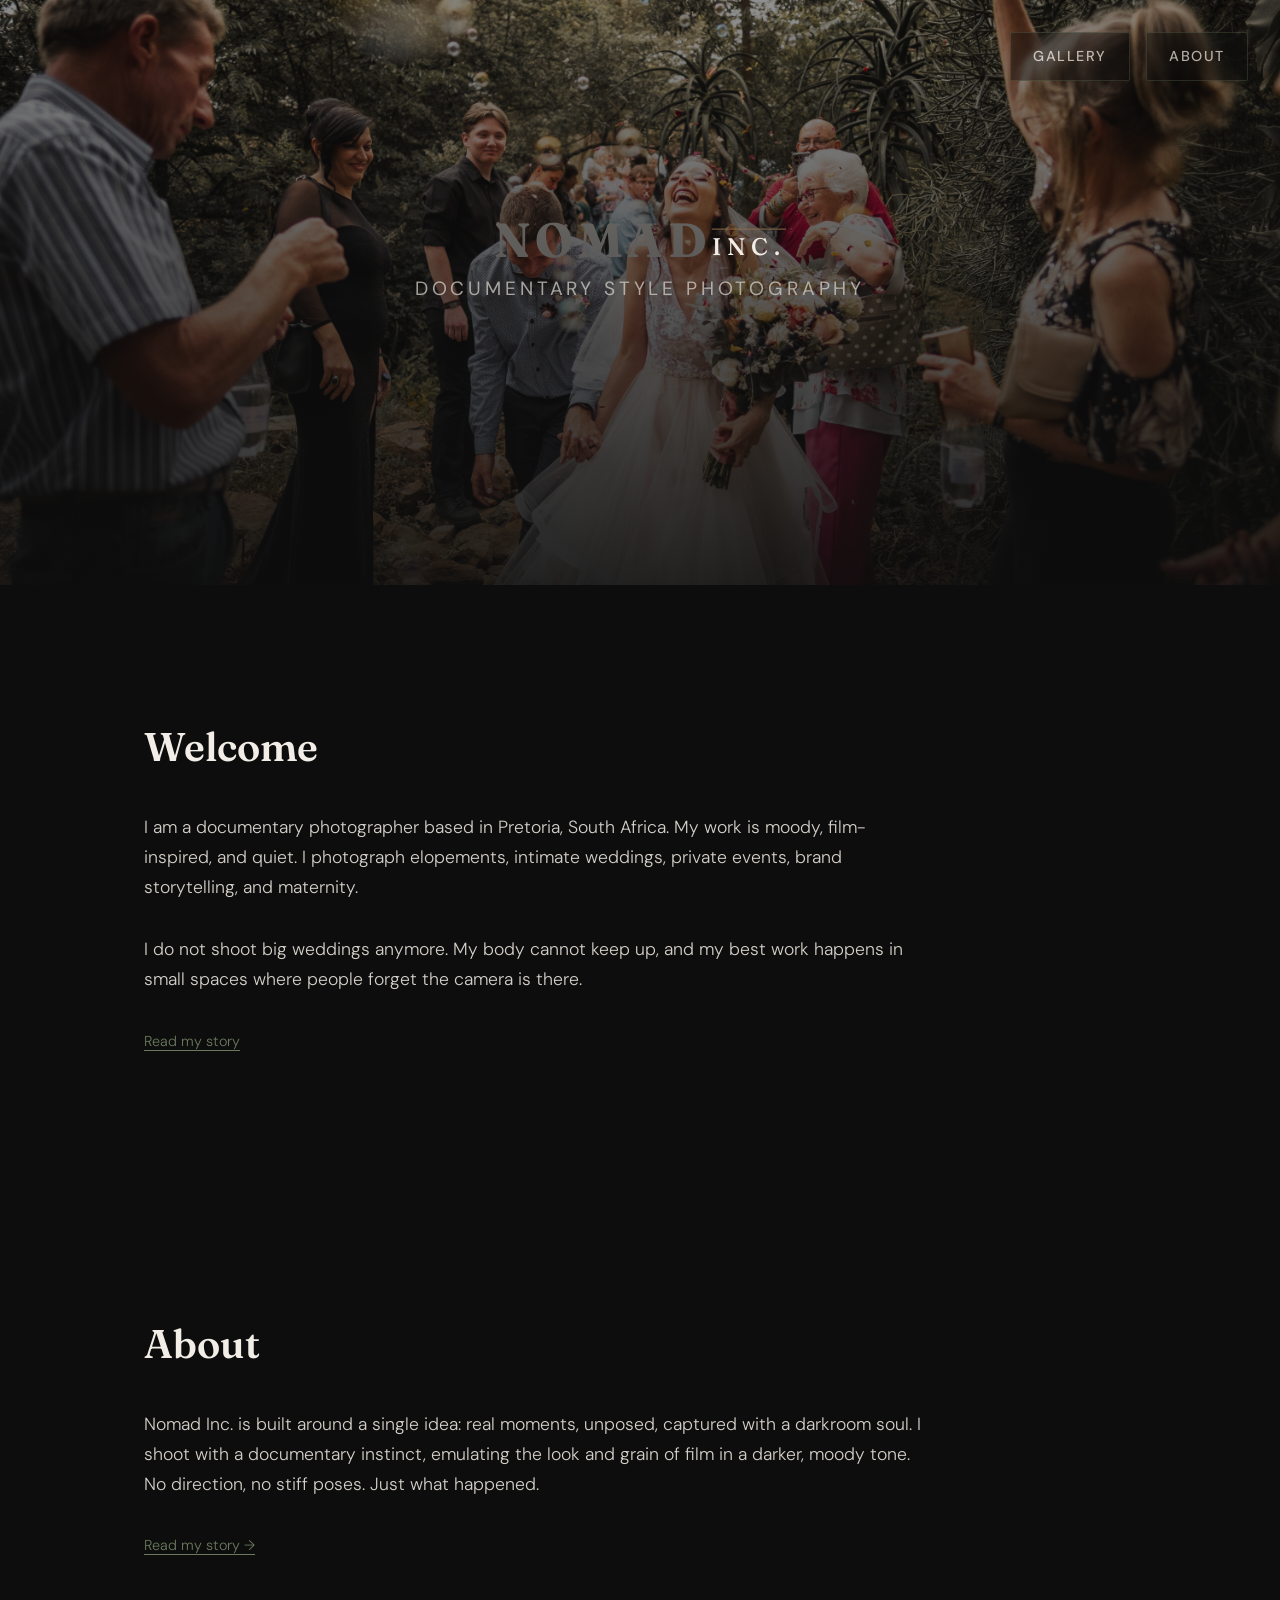
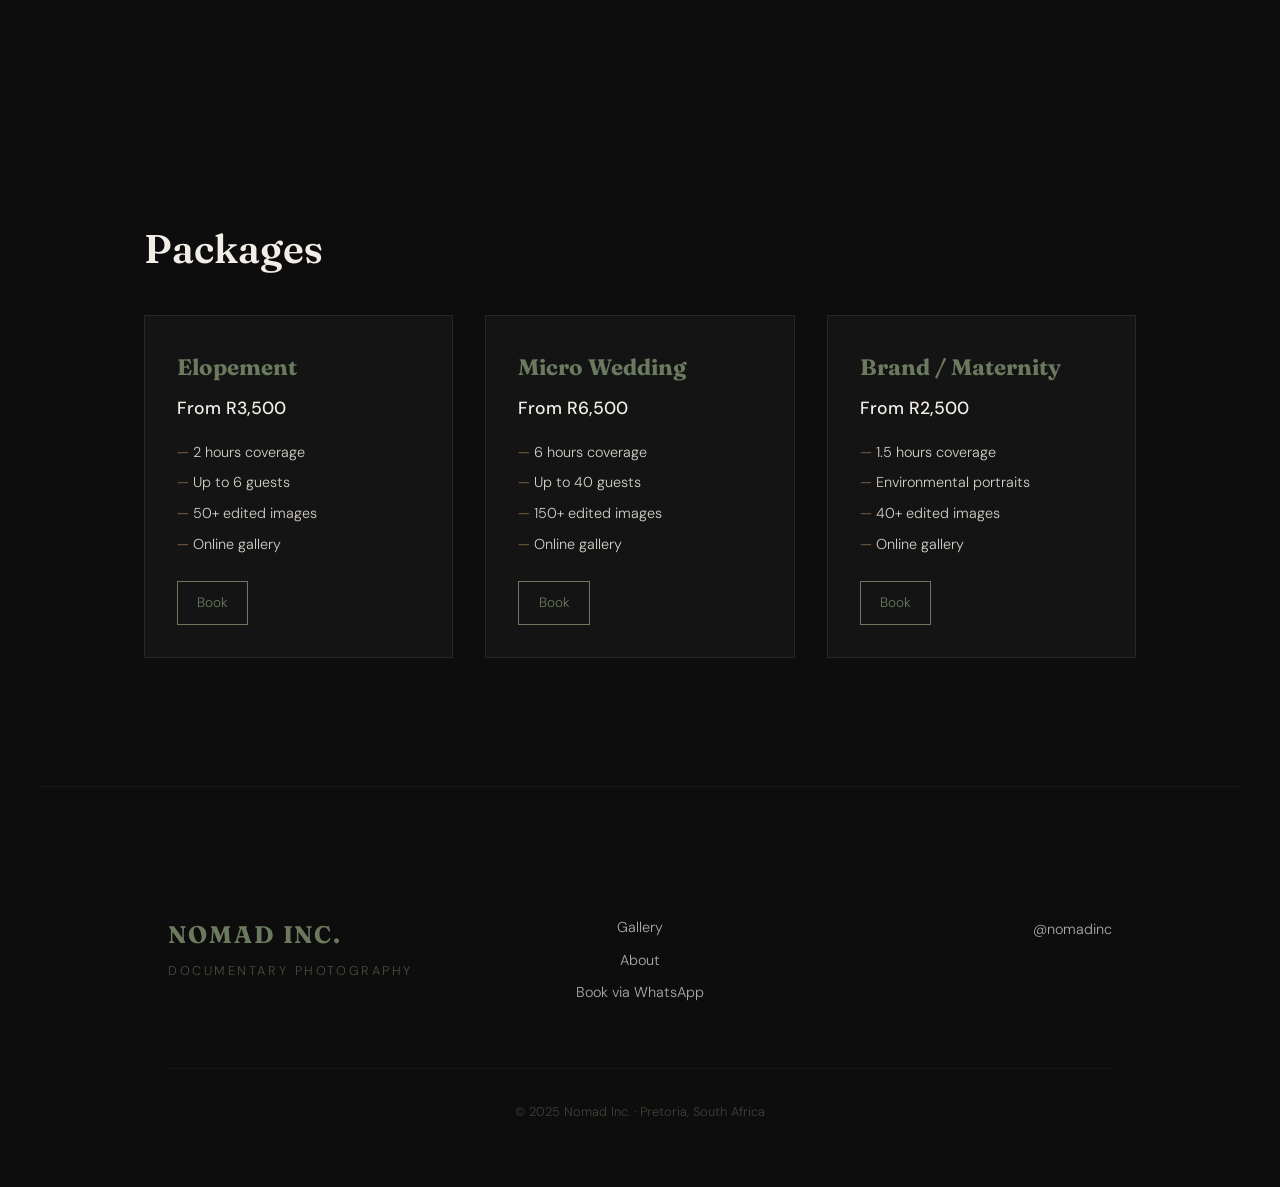
<file: index.html>
<!DOCTYPE html>
<html lang="en">
<head>
  <meta charset="UTF-8">
  <meta name="viewport" content="width=device-width, initial-scale=1.0">
  <meta name="description" content="Nomad Inc. — Documentary photography with a moody, film-emulated aesthetic. Weddings, events, modeling, maternity.">
  <title>Nomad Inc. — Documentary Photography</title>
  <link rel="preconnect" href="https://fonts.googleapis.com">
  <link rel="preconnect" href="https://fonts.gstatic.com" crossorigin>
  <link href="https://fonts.googleapis.com/css2?family=DM+Sans:wght@300;400;500&family=Fraunces:opsz,wght@9..144,500;9..144,700&display=swap" rel="stylesheet">
  <link rel="stylesheet" href="assets/css/style.css">
  <link rel="icon" type="image/svg+xml" href="assets/images/favicon.svg">
</head>
<body>
  <header class="hero hero-landing" style="background-image: url('assets/images/gallery/M&J 2023-1969.jpg');" role="banner"
    <div class="hero-inner">
    <div class="hero-brand">
      <h1 class="logo">NOMAD<span class="inc">INC.</span></h1>
      <p class="tagline">Documentary style Photography</p>
    </div>
    <nav class="hero-nav">
      <a href="gallery.html" class="nav-btn">Gallery</a>
      <a href="about.html" class="nav-btn">About</a>
    </nav>
  </div>
</header>
  <section id="welcome" class="welcome">
    <div class="container">
      <h2>Welcome</h2>
      <p>I am a documentary photographer based in Pretoria, South Africa. My work is moody, film-inspired, and quiet. I photograph elopements, intimate weddings, private events, brand storytelling, and maternity.</p>
      <p>I do not shoot big weddings anymore. My body cannot keep up, and my best work happens in small spaces where people forget the camera is there.</p>
      <a href="about.html" class="btn-link">Read my story</a>
    </div>
  </section>
  <section id="about-preview" class="about-preview">
    <div class="container">
      <h2>About</h2>
      <p>Nomad Inc. is built around a single idea: real moments, unposed, captured with a darkroom soul. I shoot with a documentary instinct, emulating the look and grain of film in a darker, moody tone. No direction, no stiff poses. Just what happened.</p>
      <a href="about.html" class="btn-link">Read my story →</a>
    </div>
  </section>
  <section id="packages" class="packages">
    <div class="container">
      <h2>Packages</h2>
      <div class="package-grid">
        <article class="package-card">
          <h3>Elopement</h3>
          <p class="price">From R3,500</p>
          <ul class="features">
            <li>2 hours coverage</li>
            <li>Up to 6 guests</li>
            <li>50+ edited images</li>
            <li>Online gallery</li>
          </ul>
          <a href="https://wa.me/27825127994" target="_blank" rel="noopener" class="btn-ghost">Book</a>
        </article>
        <article class="package-card">
          <h3>Micro Wedding</h3>
          <p class="price">From R6,500</p>
          <ul class="features">
            <li>6 hours coverage</li>
            <li>Up to 40 guests</li>
            <li>150+ edited images</li>
            <li>Online gallery</li>
          </ul>
          <a href="https://wa.me/27825127994" target="_blank" rel="noopener" class="btn-ghost">Book</a>
        </article>
        <article class="package-card">
          <h3>Brand / Maternity</h3>
          <p class="price">From R2,500</p>
          <ul class="features">
            <li>1.5 hours coverage</li>
            <li>Environmental portraits</li>
            <li>40+ edited images</li>
            <li>Online gallery</li>
          </ul>
          <a href="https://wa.me/27825127994" target="_blank" rel="noopener" class="btn-ghost">Book</a>
        </article>
      </div>
    </div>
  </section>
  <footer class="footer" role="contentinfo">
    <div class="footer-grid">
      <div class="footer-brand">
        <p class="footer-logo">NOMAD INC.</p>
        <p class="footer-tagline">Documentary Photography</p>
      </div>
      <div class="footer-links">
        <a href="gallery.html">Gallery</a>
        <a href="about.html">About</a>
        <a href="https://wa.me/27825127994" target="_blank" rel="noopener">Book via WhatsApp</a>
      </div>
      <div class="footer-social">
        <a href="https://instagram.com/nomadinc" target="_blank" rel="noopener" aria-label="Instagram">@nomadinc</a>
      </div>
    </div>
    <div class="footer-bottom">
      <p>© 2025 Nomad Inc. · Pretoria, South Africa</p>
    </div>
  </footer>
</body>
</html>
</file>
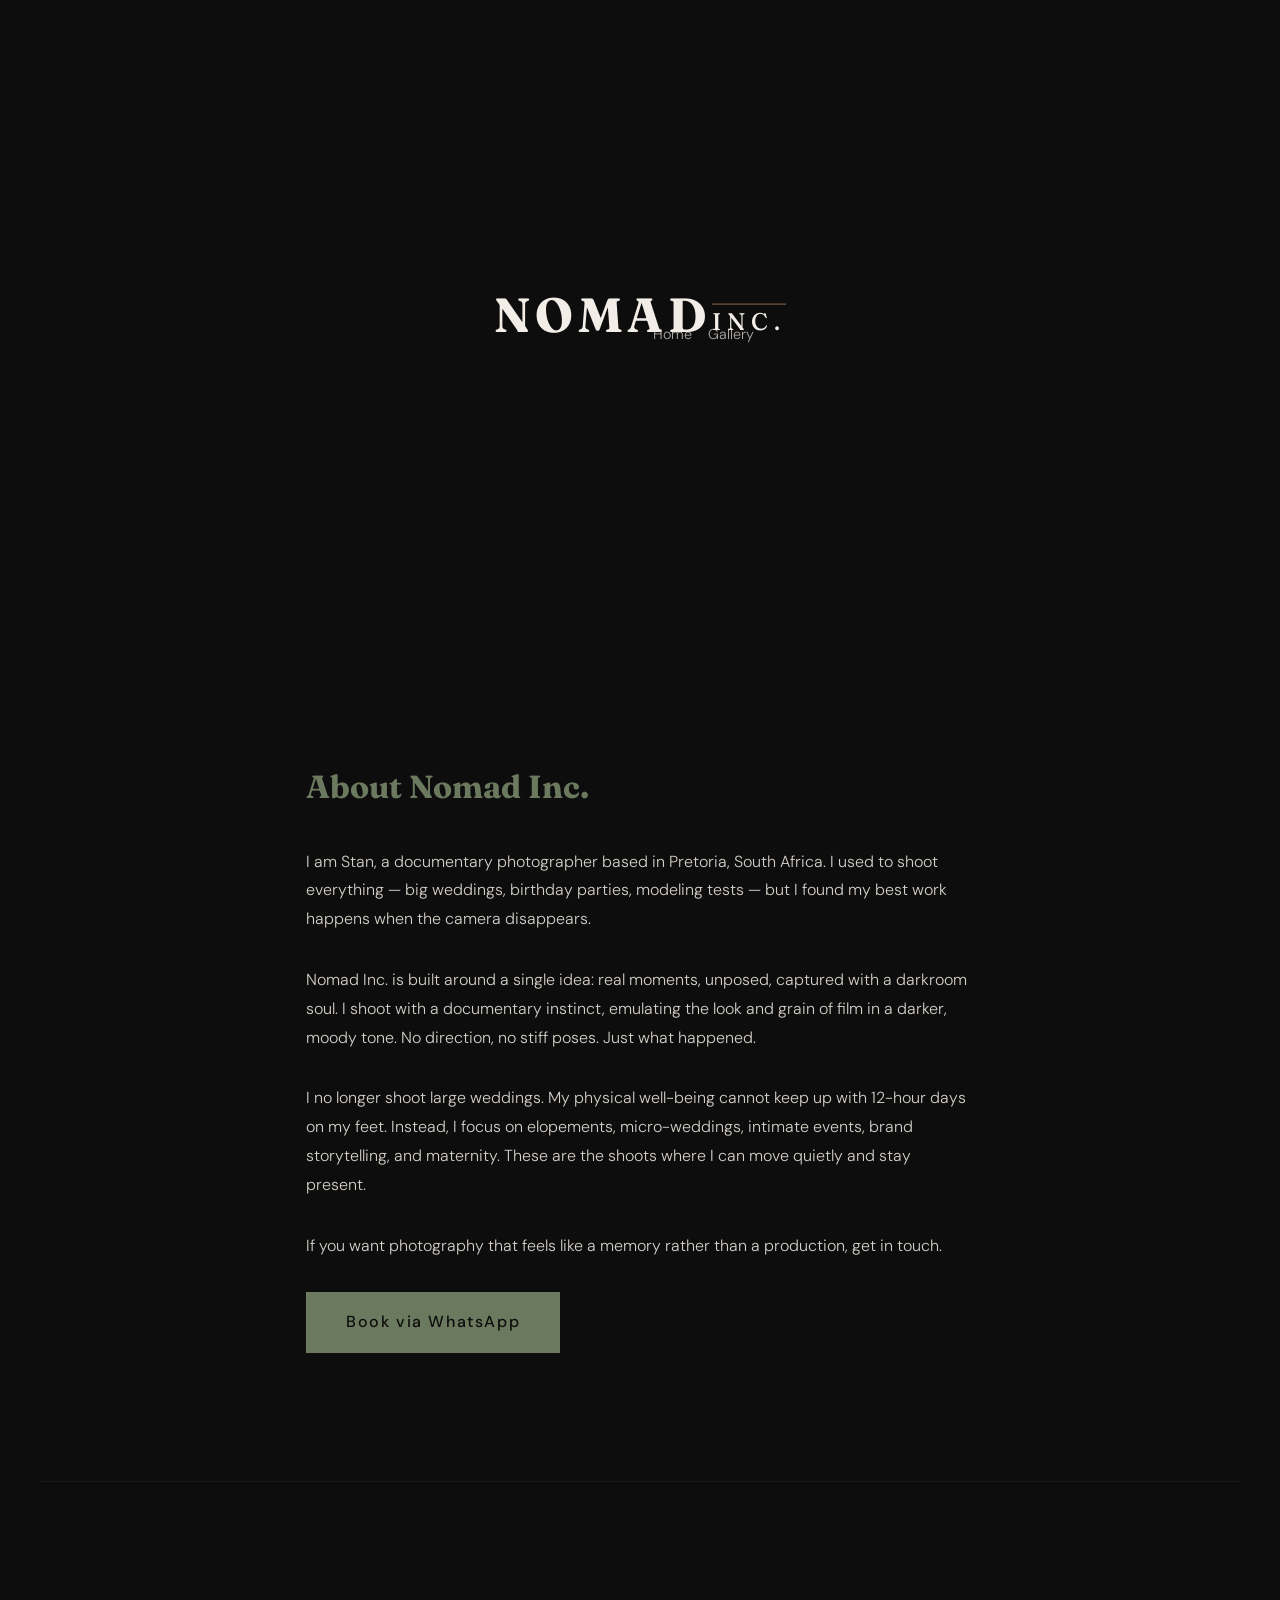
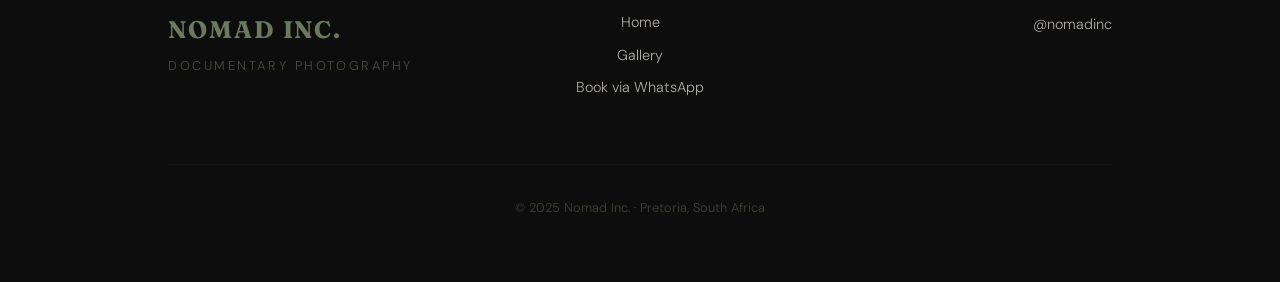
<file: About.html>
<!DOCTYPE html>
<html lang="en">
<head>
  <meta charset="UTF-8">
  <meta name="viewport" content="width=device-width, initial-scale=1.0">
  <meta name="description" content="About Nomad Inc. — Documentary photography with a moody, film-emulated aesthetic.">
  <title>About — Nomad Inc.</title>
  <link rel="preconnect" href="https://fonts.googleapis.com">
  <link rel="preconnect" href="https://fonts.gstatic.com" crossorigin>
  <link href="https://fonts.googleapis.com/css2?family=DM+Sans:wght@300;400;500&family=Fraunces:opsz,wght@9..144,500;9..144,700&display=swap" rel="stylesheet">
  <link rel="stylesheet" href="assets/css/style.css">
  <link rel="icon" type="image/svg+xml" href="assets/images/favicon.svg">
</head>
<body>
  <header class="hero" role="banner">
    <div class="hero-content">
      <h1 class="logo">NOMAD<span class="inc">INC.</span></h1>
      <nav class="hero-nav">
        <a href="index.html">Home</a>
        <a href="gallery.html">Gallery</a>
      </nav>
    </div>
  </header>
  <main class="about-page">
    <h2>About Nomad Inc.</h2>
    <p>I am Stan, a documentary photographer based in Pretoria, South Africa. I used to shoot everything — big weddings, birthday parties, modeling tests — but I found my best work happens when the camera disappears.</p>
    <p>Nomad Inc. is built around a single idea: real moments, unposed, captured with a darkroom soul. I shoot with a documentary instinct, emulating the look and grain of film in a darker, moody tone. No direction, no stiff poses. Just what happened.</p>
    <p>I no longer shoot large weddings. My physical well-being cannot keep up with 12-hour days on my feet. Instead, I focus on elopements, micro-weddings, intimate events, brand storytelling, and maternity. These are the shoots where I can move quietly and stay present.</p>
    <p>If you want photography that feels like a memory rather than a production, get in touch.</p>
    <a href="https://wa.me/27825127994" target="_blank" rel="noopener" class="btn-primary">Book via WhatsApp</a>
  </main>
  <footer class="footer" role="contentinfo">
    <div class="footer-grid">
      <div class="footer-brand">
        <p class="footer-logo">NOMAD INC.</p>
        <p class="footer-tagline">Documentary Photography</p>
      </div>
      <div class="footer-links">
        <a href="index.html">Home</a>
        <a href="gallery.html">Gallery</a>
        <a href="https://wa.me/27825127994" target="_blank" rel="noopener">Book via WhatsApp</a>
      </div>
      <div class="footer-social">
        <a href="https://instagram.com/nomadinc" target="_blank" rel="noopener" aria-label="Instagram">@nomadinc</a>
      </div>
    </div>
    <div class="footer-bottom">
      <p>© 2025 Nomad Inc. · Pretoria, South Africa</p>
    </div>
  </footer>
</body>
</html>
</file>
<file: assets/css/style.css>
/* ========================================
   Nomad Inc. — Brand tokens
   ======================================== */
:root {
  --charcoal: #0D0D0D;
  --charcoal-elevated: #141414;
  --olive: #6B7A5E;
  --olive-light: #8AA37A;
  --brown: #8B6B4A;
  --brown-light: #A68A6B;
  --sand: #F2EDE6;
  --sand-muted: #D4CFC8;
  --font-display: 'Fraunces', serif;
  --font-ui: 'DM Sans', sans-serif;
  --space-xs: 0.5rem;
  --space-sm: 1rem;
  --space-md: 2rem;
  --space-lg: 4rem;
  --space-xl: 8rem;
  --container: 1200px;
  --transition: 0.3s cubic-bezier(0.25, 0.46, 0.45, 0.94);
}
/* ========================================
   Reset
   ======================================== */
*,
*::before,
*::after {
  box-sizing: border-box;
  margin: 0;
  padding: 0;
}
html {
  scroll-behavior: smooth;
}
@media (prefers-reduced-motion: reduce) {
  html {
    scroll-behavior: auto;
  }
  * {
    animation: none !important;
    transition: none !important;
  }
}
body {
  font-family: var(--font-ui);
  background: var(--charcoal);
  color: var(--sand);
  line-height: 1.7;
  font-weight: 300;
  font-size: 1rem;
  -webkit-font-smoothing: antialiased;
  -moz-osx-font-smoothing: grayscale;
}
img {
  max-width: 100%;
  height: auto;
  display: block;
}
a {
  color: inherit;
  text-decoration: none;
  transition: color var(--transition);
}
a:hover {
  color: var(--olive-light);
}
button {
  font: inherit;
  background: none;
  border: none;
  cursor: pointer;
  color: inherit;
}
.container {
  max-width: var(--container);
  margin: 0 auto;
  padding: 0 1rem;
}
/* ========================================
   Header / Hero
   ======================================== */
header.hero {
  position: relative;
  min-height: 70vh;
  display: flex;
  align-items: center;
  justify-content: center;
  text-align: center;
  padding: var(--space-lg) 1rem;
  overflow: hidden;
}
header.hero.hero-landing {
  background-size: cover;
  background-position: center;
  min-height: 65vh;
}
header.hero::before {
  content: '';
  position: absolute;
  inset: 0;
  background: linear-gradient(to bottom, rgba(13, 13, 13, 0.45) 0%, rgba(13, 13, 13, 0.9) 100%);
  pointer-events: none;
}
.hero-content {
  position: relative;
  z-index: 1;
  max-width: 700px;
}
.logo {
  font-family: var(--font-display);
  font-size: clamp(2.5rem, 10vw, 6rem);
  font-weight: 700;
  letter-spacing: 0.1em;
  color: var(--olive);
  line-height: 1.05;
  margin-bottom: var(--space-sm);
}
.logo .inc {
  font-weight: 500;
  font-size: 0.5em;
  letter-spacing: 0.25em;
  margin-left: 0.05em;
  display: inline-block;
  border-top: 1px solid var(--brown);
  padding-top: 0.15em;
  margin-top: 0.1em;
  transform: translateY(-0.1em);
}
.tagline {
  font-size: clamp(0.9rem, 2.5vw, 1.25rem);
  letter-spacing: 0.25em;
  text-transform: uppercase;
  color: var(--olive);
  margin-bottom: var(--space-lg);
  opacity: 0.75;
  font-weight: 400;
}
.cta {
  display: inline-flex;
  align-items: center;
  gap: 0.75rem;
  padding: 1rem 2.5rem;
  border: 1px solid var(--olive);
  color: var(--olive);
  letter-spacing: 0.12em;
  text-transform: uppercase;
  font-size: 0.8rem;
  font-weight: 500;
  transition: all var(--transition);
}
.cta:hover {
  background: var(--olive);
  color: var(--charcoal);
  border-color: var(--olive);
}
.cta:focus-visible {
  outline: 2px solid var(--brown);
  outline-offset: 4px;
}
.cta-secondary {
  margin-left: 1rem;
}
.hero-nav {
  position: absolute;
  top: var(--space-md);
  right: var(--space-md);
  display: flex;
  gap: 1.5rem;
}
.hero-nav a {
  font-size: 0.9rem;
  opacity: 0.7;
}
.hero-nav a:hover {
  opacity: 1;
  color: var(--brown-light);
}
.scroll-hint {
  position: absolute;
  bottom: var(--space-md);
  left: 50%;
  transform: translateX(-50%);
  color: var(--olive);
  opacity: 0.4;
  animation: bounce 2s ease-in-out infinite;
}

@keyframes bounce {
  0%, 100% {
    transform: translateX(-50%) translateY(0);
  }
  50% {
    transform: translateX(-50%) translateY(8px);
  }
}
/* ========================================
   Landing sections
   ======================================== */
.welcome,
.about-preview,
.packages {
  padding: var(--space-xl) 10%;
}
.welcome h2,
.about-preview h2,
.packages h2 {
  font-family: var(--font-display);
  font-size: clamp(1.5rem, 4vw, 2.5rem);
  font-weight: 600;
  margin-bottom: var(--space-md);
  color: var(--sand);
}
.welcome p,
.about-preview p {
  font-size: 1.1rem;
  max-width: 65ch;
  margin-bottom: var(--space-md);
  color: var(--sand-muted);
}
.btn-link {
  color: var(--olive);
  text-decoration: underline;
  text-underline-offset: 4px;
  font-size: 0.9rem;
}
.btn-link:hover {
  color: var(--brown-light);
}
.btn-primary {
  display: inline-block;
  padding: 1rem 2.5rem;
  background: var(--olive);
  color: var(--charcoal);
  text-decoration: none;
  font-weight: 500;
  letter-spacing: 0.1em;
  transition: all var(--transition);
}
.btn-primary:hover {
  background: var(--brown);
}
/* ========================================
   Packages
   ======================================== */
.package-grid {
  display: grid;
  grid-template-columns: repeat(auto-fit, minmax(260px, 1fr));
  gap: var(--space-md);
}
.package-card {
  border: 1px solid rgba(107, 122, 94, 0.2);
  padding: var(--space-md);
  background: var(--charcoal-elevated);
  transition: transform var(--transition);
}
.package-card:hover {
  transform: translateY(-4px);
}
.package-card h3 {
  font-family: var(--font-display);
  font-size: 1.4rem;
  margin-bottom: 0.5rem;
  color: var(--olive);
}
.package-card .price {
  font-size: 1.1rem;
  font-weight: 500;
  color: var(--sand);
  margin-bottom: 1rem;
}
.package-card .features {
  list-style: none;
  margin-bottom: 1.5rem;
  color: var(--sand-muted);
  font-size: 0.9rem;
}
.package-card .features li {
  margin-bottom: 0.4rem;
  padding-left: 1rem;
  position: relative;
}
.package-card .features li::before {
  content: '—';
  position: absolute;
  left: 0;
  color: var(--brown);
}
.btn-ghost {
  display: inline-block;
  padding: 0.6rem 1.2rem;
  border: 1px solid var(--olive);
  color: var(--olive);
  font-size: 0.85rem;
  text-decoration: none;
  transition: all var(--transition);
}
.btn-ghost:hover {
  background: var(--olive);
  color: var(--charcoal);
}

/* ========================================
   About page
   ======================================== */
.about-page {
  max-width: 700px;
  margin: var(--space-xl) auto;
  padding: 0 1rem;
  line-height: 1.8;
}
.about-page h2 {
  font-family: var(--font-display);
  font-size: 2rem;
  margin-bottom: var(--space-md);
  color: var(--olive);
}
.about-page p {
  margin-bottom: var(--space-md);
  color: var(--sand-muted);
}
/* ========================================
   Gallery page
   ======================================== */
.gallery-nav {
  display: flex;
  gap: var(--space-xs);
  justify-content: center;
  flex-wrap: wrap;
  margin-bottom: var(--space-lg);
  padding: 0 1rem;
}
.gallery-nav button {
  padding: 0.6rem 1.2rem;
  border: 1px solid var(--olive);
  background: transparent;
  color: var(--olive);
  font-family: var(--font-ui);
  font-size: 0.85rem;
  letter-spacing: 0.1em;
  text-transform: uppercase;
  transition: all var(--transition);
}
.gallery-nav button:hover {
  background: var(--olive);
  color: var(--charcoal);
}
.gallery-nav button.active {
  background: var(--olive);
  color: var(--charcoal);
}
.gallery {
  padding: var(--space-xl) 10%;
  max-width: var(--container);
  margin: 0 auto;
}
.gallery-grid {
  display: grid;
  grid-template-columns: repeat(auto-fill, minmax(300px, 1fr));
  gap: var(--space-md);
}
.gallery-item {
  position: relative;
  aspect-ratio: 3 / 4;
  border-radius: 2px;
  overflow: hidden;
  background: var(--charcoal-elevated);
  cursor: zoom-in;
  transition: transform var(--transition), box-shadow var(--transition);
}
.gallery-item:hover {
  transform: translateY(-4px);
  box-shadow: 0 20px 40px rgba(0, 0, 0, 0.4);
}
.gallery-item:focus-visible {
  outline: 2px solid var(--brown);
  outline-offset: 4px;
}
.gallery-item img {
  width: 100%;
  height: 100%;
  object-fit: cover;
  transition: transform 0.6s cubic-bezier(0.25, 0.46, 0.45, 0.94);
}
.gallery-item:hover img {
  transform: scale(1.03);
}
.gallery-item figcaption {
  position: absolute;
  bottom: 0;
  left: 0;
  right: 0;
  padding: var(--space-md);
  background: linear-gradient(180deg, transparent 0%, rgba(13, 13, 13, 0.9) 100%);
  transform: translateY(100%);
  transition: transform var(--transition);
}
.gallery-item:hover figcaption,
.gallery-item:focus-within figcaption {
  transform: translateY(0);
}
.gallery-item figcaption h3 {
  font-family: var(--font-display);
  font-size: 1.1rem;
  font-weight: 600;
  margin-bottom: 0.25rem;
}
.gallery-item figcaption p {
  font-size: 0.85rem;
  color: var(--sand-muted);
}

/* ========================================
   Lightbox
   ======================================== */
.lightbox {
  position: fixed;
  inset: 0;
  background: rgba(13, 13, 13, 0.98);
  display: flex;
  align-items: center;
  justify-content: center;
  z-index: 1000;
  opacity: 0;
  visibility: hidden;
  transition: opacity var(--transition), visibility var(--transition);
  padding: var(--space-md);
}
.lightbox:not([hidden]) {
  opacity: 1;
  visibility: visible;
}
.lightbox-close,
.lightbox-prev,
.lightbox-next {
  position: absolute;
  width: 56px;
  height: 56px;
  display: flex;
  align-items: center;
  justify-content: center;
  font-size: 2rem;
  color: var(--sand);
  opacity: 0.5;
  transition: opacity var(--transition), color var(--transition);
}
.lightbox-close:hover,
.lightbox-prev:hover,
.lightbox-next:hover {
  opacity: 1;
  color: var(--olive);
}
.lightbox-close {
  top: var(--space-md);
  right: var(--space-md);
}
.lightbox-prev {
  left: var(--space-md);
}
.lightbox-next {
  right: var(--space-md);
}
.lightbox-figure {
  max-width: 90vw;
  max-height: 85vh;
  text-align: center;
}
.lightbox-figure img {
  max-width: 100%;
  max-height: 80vh;
  object-fit: contain;
}
.lightbox-figure figcaption {
  margin-top: var(--space-sm);
  font-size: 0.95rem;
  color: var(--sand-muted);
  line-height: 1.5;
}

/* ========================================
   Footer
   ======================================== */
footer.footer {
  border-top: 1px solid rgba(107, 122, 94, 0.12);
  padding: var(--space-xl) 10% var(--space-lg);
  max-width: var(--container);
  margin: 0 auto;
}
.footer-grid {
  display: grid;
  grid-template-columns: 1fr auto 1fr;
  gap: var(--space-lg);
  align-items: start;
  margin-bottom: var(--space-lg);
}
.footer-logo {
  font-family: var(--font-display);
  font-size: 1.5rem;
  font-weight: 700;
  color: var(--olive);
  letter-spacing: 0.08em;
}
.footer-tagline {
  font-size: 0.8rem;
  letter-spacing: 0.2em;
  text-transform: uppercase;
  color: var(--olive);
  opacity: 0.6;
  margin-top: 0.25rem;
}
.footer-links {
  display: flex;
  flex-direction: column;
  gap: var(--space-xs);
  text-align: center;
}
.footer-links a {
  font-size: 0.9rem;
  opacity: 0.7;
}
.footer-links a:hover {
  opacity: 1;
  color: var(--brown-light);
}
.footer-social {
  text-align: right;
}
.footer-social a {
  font-size: 0.9rem;
  opacity: 0.7;
}
.footer-social a:hover {
  opacity: 1;
  color: var(--brown-light);
}
.footer-bottom {
  text-align: center;
  padding-top: var(--space-md);
  border-top: 1px solid rgba(107, 122, 94, 0.08);
}
.footer-bottom p {
  font-size: 0.8rem;
  color: var(--olive);
  opacity: 0.5;
}

/* ========================================
   Responsive
   ======================================== */
@media (max-width: 768px) {
  .footer-grid {
    grid-template-columns: 1fr;
    text-align: center;
  }
  .footer-social {
    text-align: center;
  }
  .hero {
    justify-content: center;
    text-align: center;
  }
  .hero-content {
    max-width: 100%;
  }
  .hero-nav {
    position: static;
    margin-top: var(--space-md);
    justify-content: center;
  }
  .cta-secondary {
    margin-left: 0;
    margin-top: var(--space-sm);
    display: block;
    text-align: center;
  }
  .lightbox-prev {
    left: var(--space-xs);
  }
  .lightbox-next {
    right: var(--space-xs);
  }
  .lightbox-close {
    top: var(--space-xs);
    right: var(--space-xs);
  }
}
@media (max-width: 480px) {
  :root {
    --space-lg: 3rem;
    --space-xl: 5rem;
  }
  .gallery {
    padding: var(--space-lg) 5%;
  }
  .gallery-grid {
    grid-template-columns: 1fr;
  }
  .welcome,
  .about-preview,
  .packages {
    padding: var(--space-xl) 5%;
  }
}

/* --- Landing hero with left logo / right nav --- */
.hero-landing {
  position: relative;
  min-height: 70vh;
  background-size: cover;
  background-position: center;
}
.hero-landing::before {
  content: '';
  position: absolute;
  inset: 0;
  background: rgba(13, 13, 13, 0.35);
  pointer-events: none;
}
.hero-inner {
  position: relative;
  z-index: 1;
  display: flex;
  flex-wrap: wrap;
  align-items: center;
  justify-content: space-between;
  padding: var(--space-lg) 10%;
  max-width: var(--container);
  margin: 0 auto;
}
.hero-brand {
  flex: 1;
  min-width: 200px;
}
.logo {
  font-family: var(--font-display);
  font-size: clamp(1.8rem, 6vw, 3rem);
  font-weight: 700;
  letter-spacing: 0.1em;
  color: var(--sand);
  line-height: 1.05;
  margin: 0;
}
.logo .inc {
  font-weight: 500;
  font-size: 0.5em;
  letter-spacing: 0.25em;
  margin-left: 0.05em;
  display: inline-block;
  border-top: 1px solid var(--brown);
  padding-top: 0.15em;
  margin-top: 0.1em;
  transform: translateY(-0.1em);
}
.tagline {
  font-size: clamp(0.9rem, 2.5vw, 1.2rem);
  letter-spacing: 0.2em;
  text-transform: uppercase;
  color: var(--sand-muted);
  margin-top: 0.5rem;
  font-weight: 400;
}
.hero-nav {
  display: flex;
  gap: 1rem;
  flex-shrink: 0;
}
.nav-btn {
  display: inline-flex;
  align-items: center;
  gap: 0.5rem;
  padding: 0.7rem 1.4rem;
  background: rgba(13, 13, 13, 0.55);
  backdrop-filter: blur(4px);
  border: 1px solid rgba(107, 122, 94, 0.4);
  color: var(--sand);
  font-size: 0.9rem;
  font-weight: 500;
  letter-spacing: 0.1em;
  text-transform: uppercase;
  text-decoration: none;
  border-radius: 2px;
  transition: all var(--transition);
}
.nav-btn:hover {
  background: rgba(13, 13, 13, 0.75);
  border-color: var(--olive);
  color: var(--olive-light);
}
.nav-btn:focus-visible {
  outline: 2px solid var(--brown);
  outline-offset: 2px;
}
</file>
